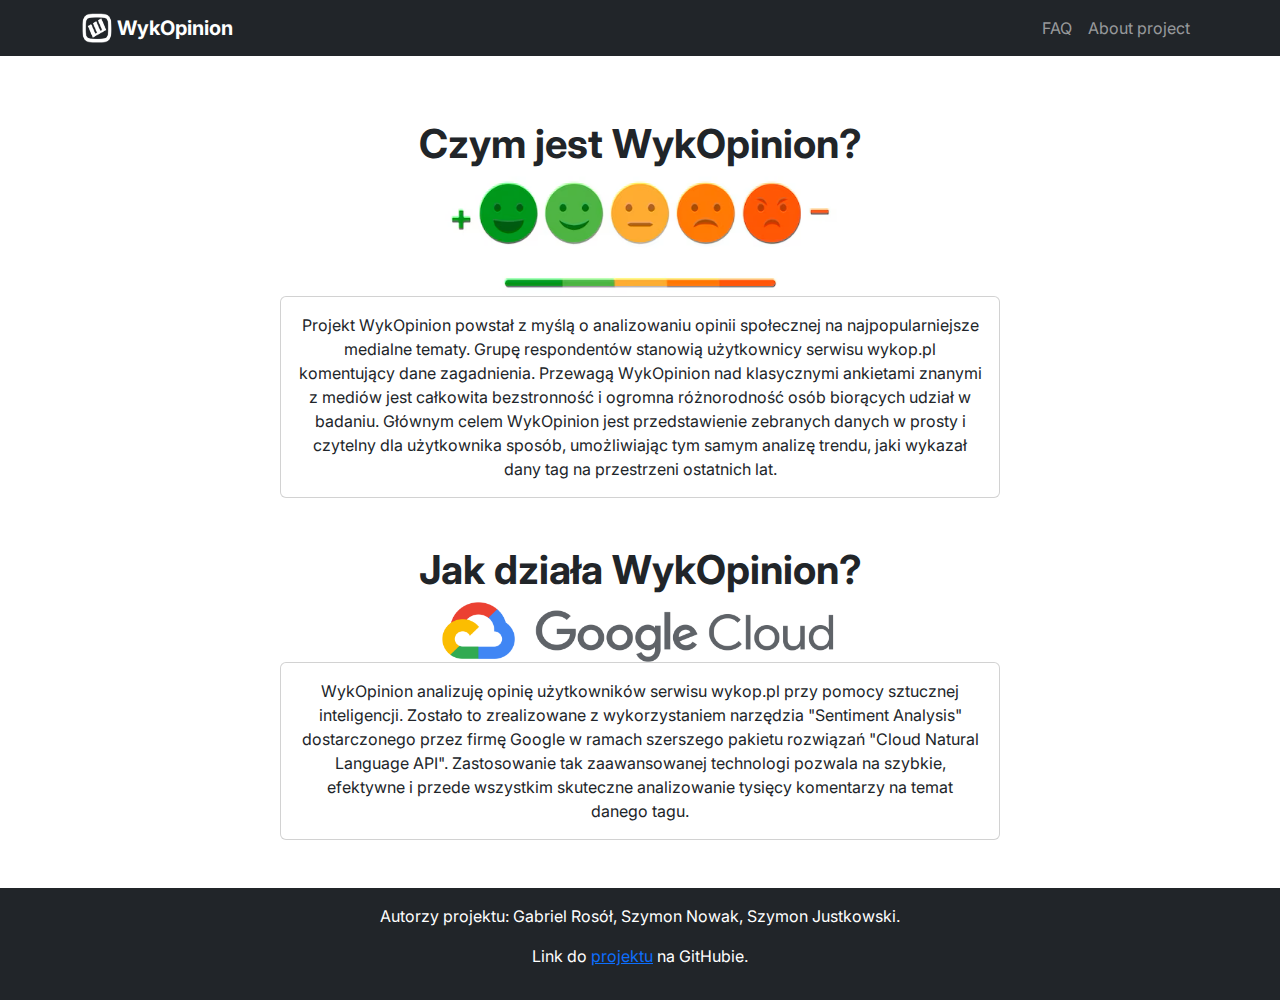
<file: app/templates/about.html>
<!DOCTYPE html>
<html lang="en">
<head>
  <meta charset="UTF-8">
  <meta name="viewport" content="width=device-width, initial-scale=1.0">
  <title>WykOpinion</title>
  <link rel="stylesheet" href="https://cdnjs.cloudflare.com/ajax/libs/twitter-bootstrap/5.2.0/css/bootstrap.min.css">
  <link rel="stylesheet" type="text/css" href="../static/css/styles.css" />

</head>
<body>
  <nav class="navbar navbar-expand-lg navbar-dark bg-dark">
    <div class="container">
      <a class="navbar-brand" href="/">
        <img src="../static/logo.png" alt="Logo" class="logo">
        <span>WykOpinion</span>
      </a>
      <div class="navbar-nav ml-auto">
          <li class="nav-item">
            <a class="nav-link" href="/faq">FAQ</a>
          </li>
          <li class="nav-item">
            <a class="nav-link" href="/about">About project</a>
          </li>
      </div>
    </div>
  </nav>


  <div class="container mt-5">
    <div class="text-center mt-3">
      <div class="container mb-5">
        <div class="row">
          <div class="col-md-2"></div>

          <div class="col-md-8">
            <h1 class="text-center">Czym jest WykOpinion?</h1>
            <div class="container mt-6">
              <img id="one" src="../static/emoji.png" width="400" height="120">
            </div>
            
            <div class="card">
                <div class="card-body">
                    <p class="card-text">Projekt WykOpinion powstał z myślą o analizowaniu opinii społecznej na najpopularniejsze medialne tematy. Grupę respondentów stanowią użytkownicy serwisu wykop.pl komentujący dane zagadnienia. Przewagą WykOpinion nad klasycznymi ankietami znanymi z mediów jest całkowita bezstronność i ogromna różnorodność osób biorących udział w badaniu. Głównym celem WykOpinion jest przedstawienie zebranych danych w prosty i czytelny dla użytkownika sposób, umożliwiając tym samym analizę trendu, jaki wykazał dany tag na przestrzeni ostatnich lat.</p>
                </div>
            </div>

            <div class="container mb-5"></div>

            <h1 class="text-center">Jak działa WykOpinion?</h1>
            <div class="container md-8">
              <img id="one" src="../static/google.png" width="400" height="60">
            </div>
            
            <div class="card">
                <div class="card-body">
                    <p class="card-text">WykOpinion analizuję opinię użytkowników serwisu wykop.pl przy pomocy sztucznej inteligencji. Zostało to zrealizowane z wykorzystaniem narzędzia "Sentiment Analysis" dostarczonego przez firmę Google w ramach szerszego pakietu rozwiązań "Cloud Natural Language API". Zastosowanie tak zaawansowanej technologi pozwala na szybkie, efektywne i przede wszystkim skuteczne analizowanie tysięcy komentarzy na temat danego tagu.</p>
                </div>
            </div>
          </div>
        </div>
      </div>
    </div>
  </div>

  <footer class="footer mt-auto py-3 bg-dark">
    <div class="container text-center">
      <p class="text-white">Autorzy projektu: Gabriel Rosół, Szymon Nowak, Szymon Justkowski.</p>
      <p class="text-white">Link do <a href="https://github.com/SX-7/www-proj-res">projektu</a> na GitHubie.</p>
    </div>
  </footer>
  
</body>
</html>
</file>
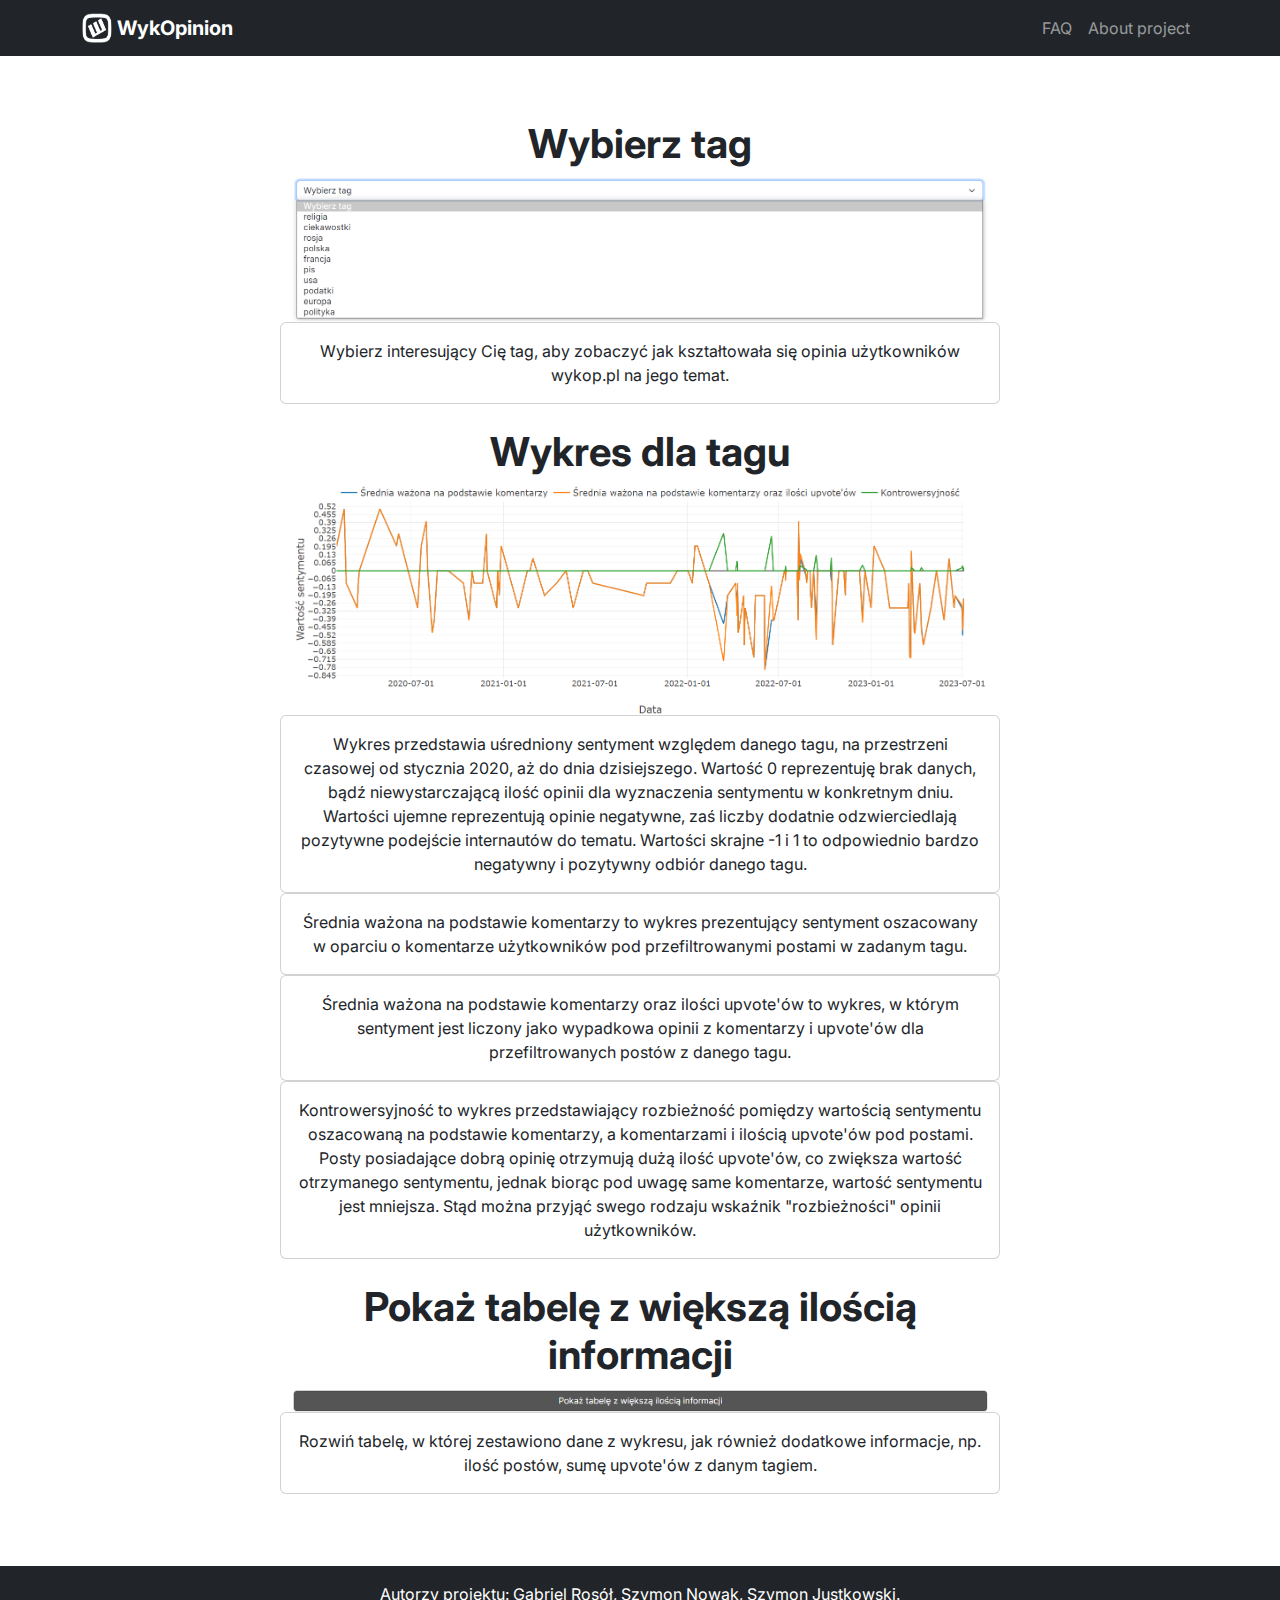
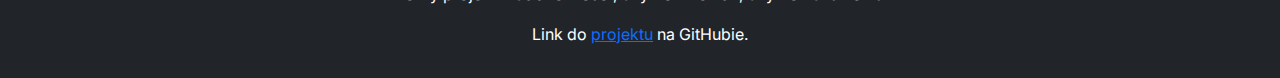
<file: app/templates/faq.html>
<!DOCTYPE html>
<html lang="en">
<head>
  <meta charset="UTF-8">
  <meta name="viewport" content="width=device-width, initial-scale=1.0">
  <title>WykOpinion</title>
  <link rel="stylesheet" href="https://cdnjs.cloudflare.com/ajax/libs/twitter-bootstrap/5.2.0/css/bootstrap.min.css">
  <link rel="stylesheet" type="text/css" href="../static/css/styles.css" />
</head>
<body>
  <nav class="navbar navbar-expand-lg navbar-dark bg-dark">
    <div class="container">
      <a class="navbar-brand" href="/">
        <img src="../static/logo.png" alt="Logo" class="logo">
        <span>WykOpinion</span>
      </a>
      <div class="navbar-nav ml-auto">
          <li class="nav-item">
            <a class="nav-link" href="/faq">FAQ</a>
          </li>
          <li class="nav-item">
            <a class="nav-link" href="/about">About project</a>
          </li>
      </div>
    </div>
  </nav>

  <div class="container mt-5">
    <div class="text-center mt-3">
      <div class="container mb-5">
        <div class="row">
          <div class="col-md-2"></div>

          <div class="col-md-8">
            <h1 class="text-center">Wybierz tag</h1>
            <div class="container mt-6">
              <img id="one" src="../static/wybierzTag.png" width="100%" height="auto">
            </div>
            
            <div class="card">
                <div class="card-body">
                    <p class="card-text">Wybierz interesujący Cię tag, aby zobaczyć jak kształtowała się opinia użytkowników wykop.pl na jego temat.</p>
                </div>
            </div>
            <br/>

            <h1 class="text-center">Wykres dla tagu</h1>
            <div class="container mt-6">
              <img id="one" src="../static/wykresDlaTagu.png" width="100%" height="auto">
            </div>
            
            <div class="card">
                <div class="card-body">
                    <p class="card-text">Wykres przedstawia uśredniony sentyment względem danego tagu, na przestrzeni czasowej od stycznia 2020, aż do dnia dzisiejszego. Wartość 0 reprezentuję brak danych, bądź niewystarczającą ilość opinii dla wyznaczenia sentymentu w konkretnym dniu. Wartości ujemne reprezentują opinie negatywne, zaś liczby dodatnie odzwierciedlają pozytywne podejście internautów do tematu. Wartości skrajne -1 i 1 to odpowiednio bardzo negatywny i pozytywny odbiór danego tagu.</p>
                </div>
            </div>
            <div class="card">
                <div class="card-body">
                    <p class="card-text">Średnia ważona na podstawie komentarzy to wykres prezentujący sentyment oszacowany w oparciu o komentarze użytkowników pod przefiltrowanymi postami w zadanym tagu.</p>
                </div>
            </div>
            <div class="card">
                <div class="card-body">
                    <p class="card-text">Średnia ważona na podstawie komentarzy oraz ilości upvote'ów to wykres, w którym sentyment jest liczony jako wypadkowa opinii z komentarzy i upvote'ów dla przefiltrowanych postów z danego tagu.</p>
                </div>
            </div>
            <div class="card">
                <div class="card-body">
                    <p class="card-text">Kontrowersyjność to wykres przedstawiający rozbieżność pomiędzy wartością sentymentu oszacowaną na podstawie komentarzy, a komentarzami i ilością upvote'ów pod postami. Posty posiadające dobrą opinię otrzymują dużą ilość upvote'ów, co zwiększa wartość otrzymanego sentymentu, jednak biorąc pod uwagę same komentarze, wartość sentymentu jest mniejsza. Stąd można przyjąć swego rodzaju wskaźnik "rozbieżności" opinii użytkowników.</p>
                </div>
            </div>
            <br/>

            <h1 class="text-center">Pokaż tabelę z większą ilością informacji</h1>
            <div class="container mt-6">
              <img id="one" src="../static/tabela.png" width="100%" height="auto">
            </div>
            
            <div class="card">
                <div class="card-body">
                    <p class="card-text">Rozwiń tabelę, w której zestawiono dane z wykresu, jak również dodatkowe informacje, np. ilość postów, sumę upvote'ów z danym tagiem.</p>
                </div>
            </div>
            <br/>
          </div>
        </div>
      </div>
    </div>
  </div>

  <footer class="footer mt-auto py-3 bg-dark">
    <div class="container text-center">
      <p class="text-white">Autorzy projektu: Gabriel Rosół, Szymon Nowak, Szymon Justkowski.</p>
      <p class="text-white">Link do <a href="https://github.com/SX-7/www-proj-res">projektu</a> na GitHubie.</p>
    </div>
  </footer>
  
</body>
</html>
</file>
<file: app/static/css/styles.css>
@import url('https://fonts.googleapis.com/css2?family=Inter:wght@400;700&display=swap'); 
 
    body {
        font-family: 'Inter', sans-serif;
        min-height: 100vh;
        display: flex;
        flex-direction: column;
    } 
 
    h1, 
    h3 { 
        font-weight: bold; 
    } 
 
    .navbar-brand { 
        display: flex; 
        align-items: center; 
    } 
 
    .navbar-brand span { 
        font-weight: bold; 
        font-size: 20; 
    } 
 
    .navbar-brand img { 
        height: 30px; 
        width: 30px;
        margin-right: 5px
    } 
 
    #chartContainer { 
        margin-top: 10px; 
        margin-bottom: 10px; 
        height: 500px; 
    }
    
 
    .info-container { 
        display: flex; 
        align-items: center; 
        margin-bottom: 20px; 
    }
    
    #dataTable {
        max-height: 300px;
        overflow-y: auto;
      }
 
    .info-item { 
        flex-basis: 30%; 
        padding: 10px; 
        border: 1px solid #ccc; 
        border-radius: 5px; 
        text-align: center; 
    } 
 
    table {
        width: 100%;
        border-collapse: collapse; 
        margin-bottom: 20px;
    }
 
    th, 
    td { 
        padding: 10px; 
        border: 1px solid #ccc; 
        text-align: center; 
    } 
 
    th { 
        background-color: #f2f2f2; 
        font-weight: bold; 
    } 
 
    .toggle-button, 
    .toggle-button:focus:not(.expanded), 
    .toggle-button.expanded, 
    .toggle-button.focus, 
    .toggle-button.active { 
        margin-bottom: 10px; 
        width: 100%; 
        background-color: #555; 
        color: #fff; 
        border: 1px solid #444 !important; 
    } 
 
    .toggle-button:hover, 
    .toggle-button.expanded:hover { 
        background-color: #444 !important; 
    }

    .footer {
        margin-top: auto;
    }
</file>
